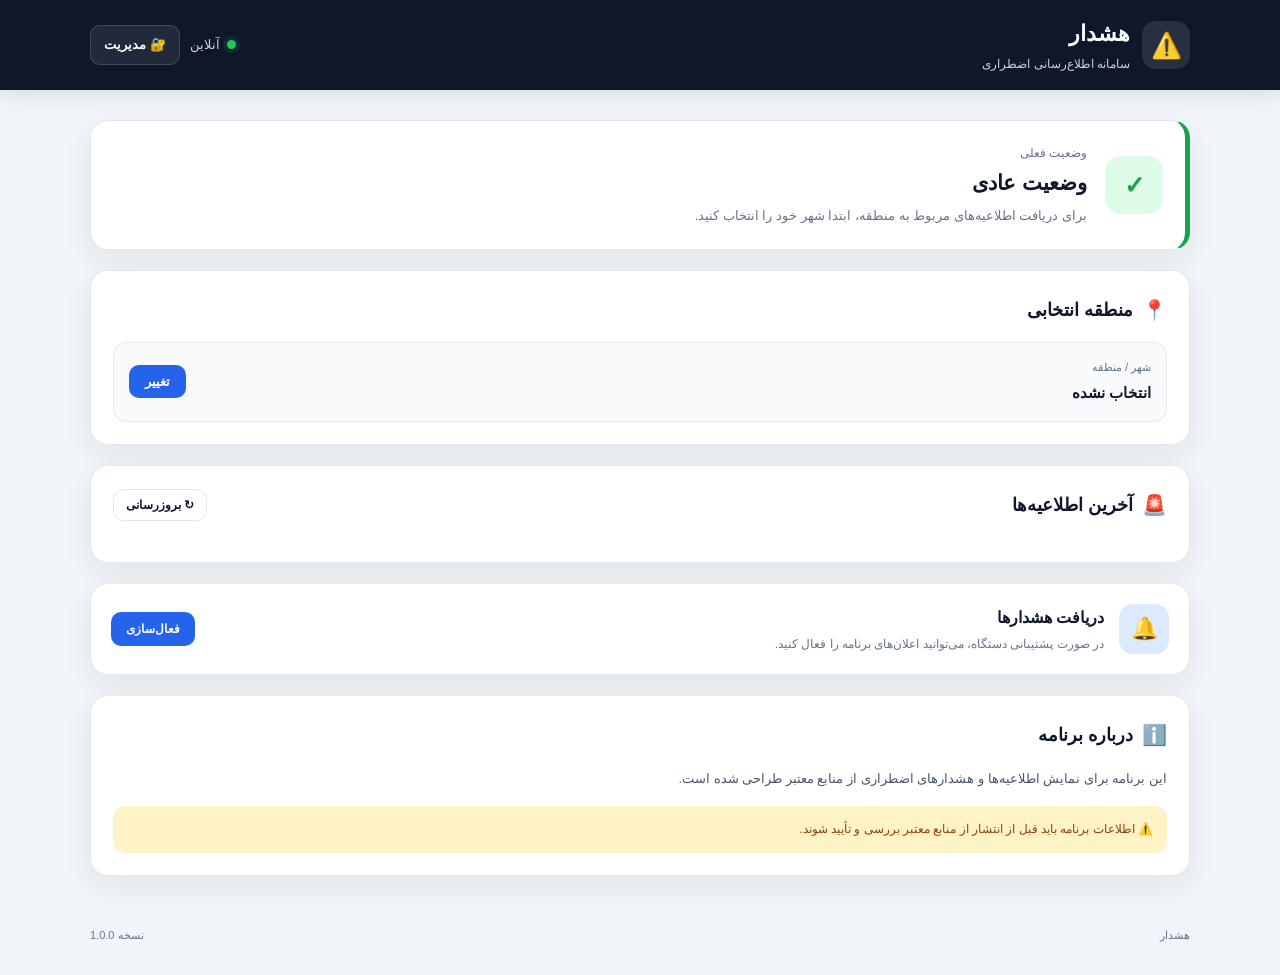
<file: index.html>
<!DOCTYPE html>
<html lang="fa" dir="rtl">

<head>
    <meta charset="UTF-8">

    <meta
        name="viewport"
        content="width=device-width, initial-scale=1.0"
    >

    <meta
        name="theme-color"
        content="#0f172a"
    >

    <meta
        name="description"
        content="سامانه اطلاع‌رسانی و هشدارهای اضطراری"
    >

    <title>هشدار | اطلاع‌رسانی اضطراری</title>

    <link
        rel="stylesheet"
        href="style.css"
    >
</head>

<body>

<header class="header">

    <div class="brand">

        <div class="brand-icon">
            ⚠️
        </div>

        <div>
            <h1>هشدار</h1>

            <span>
                سامانه اطلاع‌رسانی اضطراری
            </span>
        </div>

    </div>


    <div class="header-actions">

        <div class="connection">
            <span class="connection-dot"></span>
            <span id="connectionText">آنلاین</span>
        </div>

        <a
            href="admin-login.html"
            class="admin-link"
        >
            🔐 مدیریت
        </a>

    </div>

</header>


<main class="container">


    <!-- وضعیت فعلی -->

    <section
        id="statusCard"
        class="status-card normal"
    >

        <div
            id="statusIcon"
            class="status-icon"
        >
            ✓
        </div>

        <div class="status-content">

            <span class="status-label">
                وضعیت فعلی
            </span>

            <h2 id="statusTitle">
                وضعیت عادی
            </h2>

            <p id="statusDescription">
                برای دریافت اطلاعیه‌های مربوط به منطقه،
                ابتدا شهر خود را انتخاب کنید.
            </p>

        </div>

    </section>



    <!-- منطقه -->

    <section class="location-card">

        <div class="section-title">

            <span>📍</span>

            <h2>
                منطقه انتخابی
            </h2>

        </div>


        <div class="location-box">

            <div>

                <span class="small-label">
                    شهر / منطقه
                </span>

                <strong id="selectedCity">
                    انتخاب نشده
                </strong>

            </div>


            <button
                id="changeCityBtn"
                type="button"
            >
                تغییر
            </button>

        </div>

    </section>



    <!-- اطلاعیه‌ها -->

    <section class="alerts-section">

        <div class="section-header">

            <div class="section-title">

                <span>🚨</span>

                <h2>
                    آخرین اطلاعیه‌ها
                </h2>

            </div>


            <button
                id="refreshBtn"
                class="refresh-btn"
                type="button"
            >
                ↻ بروزرسانی
            </button>

        </div>


        <div
            id="alertsList"
            class="alerts-list"
        ></div>

    </section>



    <!-- اعلان -->

    <section class="notification-card">

        <div class="notification-icon">
            🔔
        </div>


        <div class="notification-content">

            <h2>
                دریافت هشدارها
            </h2>

            <p>
                در صورت پشتیبانی دستگاه،
                می‌توانید اعلان‌های برنامه را فعال کنید.
            </p>

        </div>


        <button
            id="notificationBtn"
            type="button"
        >
            فعال‌سازی
        </button>

    </section>



    <!-- درباره -->

    <section class="info-card">

        <div class="section-title">

            <span>ℹ️</span>

            <h2>
                درباره برنامه
            </h2>

        </div>


        <p>
            این برنامه برای نمایش اطلاعیه‌ها و
            هشدارهای اضطراری از منابع معتبر طراحی شده است.
        </p>


        <div class="warning-box">

            ⚠️ اطلاعات برنامه باید قبل از انتشار
            از منابع معتبر بررسی و تأیید شوند.

        </div>

    </section>

</main>



<footer class="footer">

    <div>
        هشدار
    </div>

    <span>
        نسخه 1.0.0
    </span>

</footer>



<!-- انتخاب شهر -->

<div
    id="cityModal"
    class="modal hidden"
>

    <div class="modal-box">

        <button
            id="closeModal"
            class="close-modal"
            type="button"
            aria-label="بستن"
        >
            ×
        </button>


        <h2>
            انتخاب شهر
        </h2>


        <p>
            شهر یا منطقه موردنظر را انتخاب کنید.
        </p>


        <div class="city-list">

            <button
                class="city-btn"
                data-city="تهران"
                type="button"
            >
                تهران
            </button>


            <button
                class="city-btn"
                data-city="اصفهان"
                type="button"
            >
                اصفهان
            </button>


            <button
                class="city-btn"
                data-city="شیراز"
                type="button"
            >
                شیراز
            </button>


            <button
                class="city-btn"
                data-city="تبریز"
                type="button"
            >
                تبریز
            </button>


            <button
                class="city-btn"
                data-city="مشهد"
                type="button"
            >
                مشهد
            </button>


            <button
                class="city-btn"
                data-city="سایر"
                type="button"
            >
                سایر
            </button>

        </div>

    </div>

</div>



<!-- پیام -->

<div
    id="toast"
    class="toast"
    role="status"
    aria-live="polite"
>
    عملیات انجام شد
</div>



<script src="alerts.js"></script>
<script src="app.js"></script>

</body>
</html>
</file>
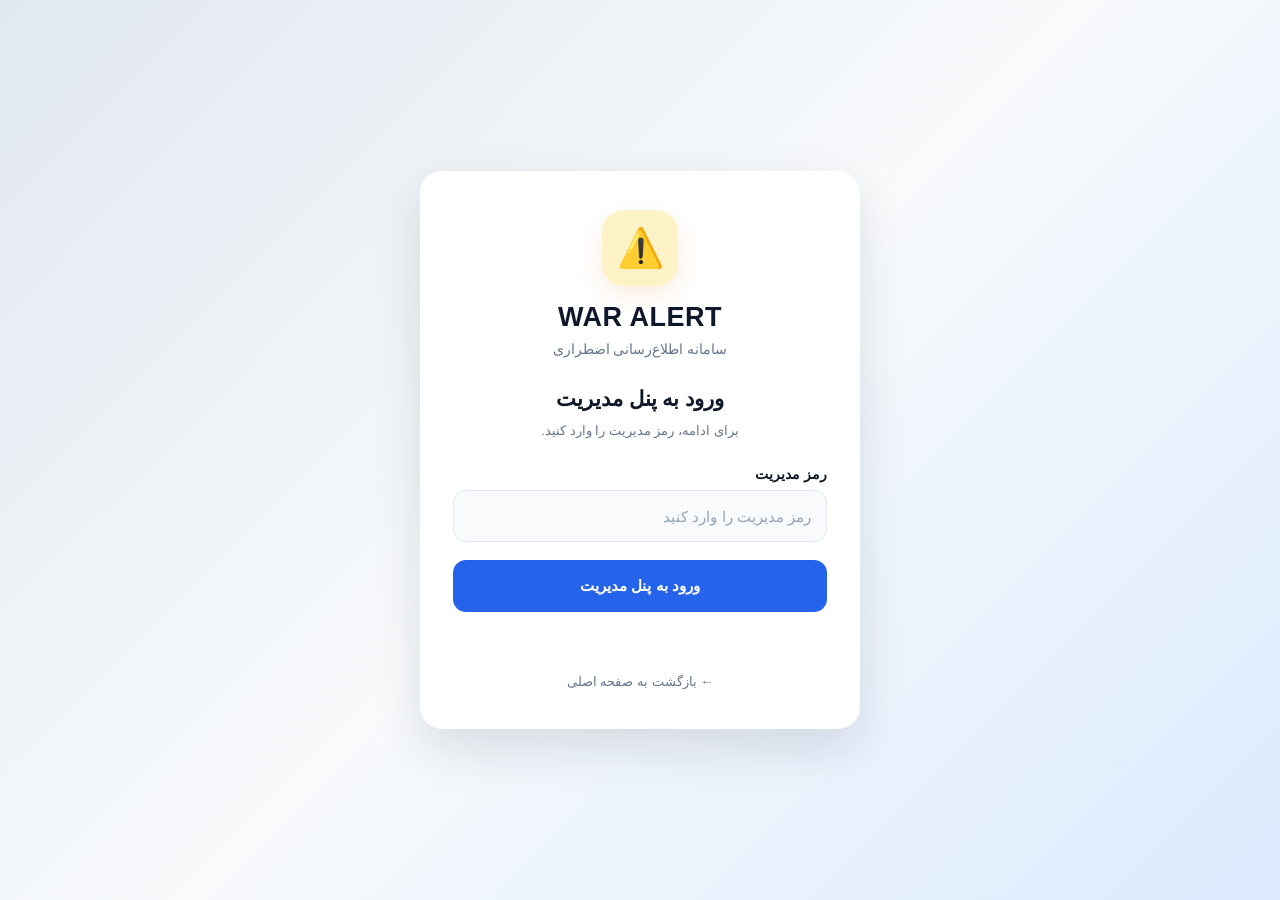
<file: admin-login.html>
<!DOCTYPE html>
<html lang="fa" dir="rtl">

<head>
    <meta charset="UTF-8">

    <meta
        name="viewport"
        content="width=device-width, initial-scale=1.0"
    >

    <meta
        name="theme-color"
        content="#0f172a"
    >

    <meta
        name="description"
        content="ورود به پنل مدیریت WAR ALERT"
    >

    <title>ورود مدیریت | WAR ALERT</title>

    <link
        rel="stylesheet"
        href="admin-login.css"
    >
</head>

<body>

<main class="login-page">

    <section class="login-card">

        <div class="brand">

            <div class="brand-icon">
                ⚠️
            </div>

            <h1>
                WAR ALERT
            </h1>

            <p>
                سامانه اطلاع‌رسانی اضطراری
            </p>

        </div>


        <div class="login-title">

            <h2>
                ورود به پنل مدیریت
            </h2>

            <span>
                برای ادامه، رمز مدیریت را وارد کنید.
            </span>

        </div>


        <form id="loginForm">

            <div class="form-group">

                <label for="token">
                    رمز مدیریت
                </label>

                <input
                    id="token"
                    name="token"
                    type="password"
                    autocomplete="current-password"
                    placeholder="رمز مدیریت را وارد کنید"
                    maxlength="200"
                    required
                >

            </div>


            <button
                id="loginBtn"
                class="login-btn"
                type="submit"
            >
                ورود به پنل مدیریت
            </button>

        </form>


        <div
            id="message"
            class="message"
            role="alert"
            aria-live="polite"
        ></div>


        <a
            href="index.html"
            class="back-link"
        >
            ← بازگشت به صفحه اصلی
        </a>

    </section>

</main>


<script src="admin-login.js"></script>

</body>
</html>
</file>
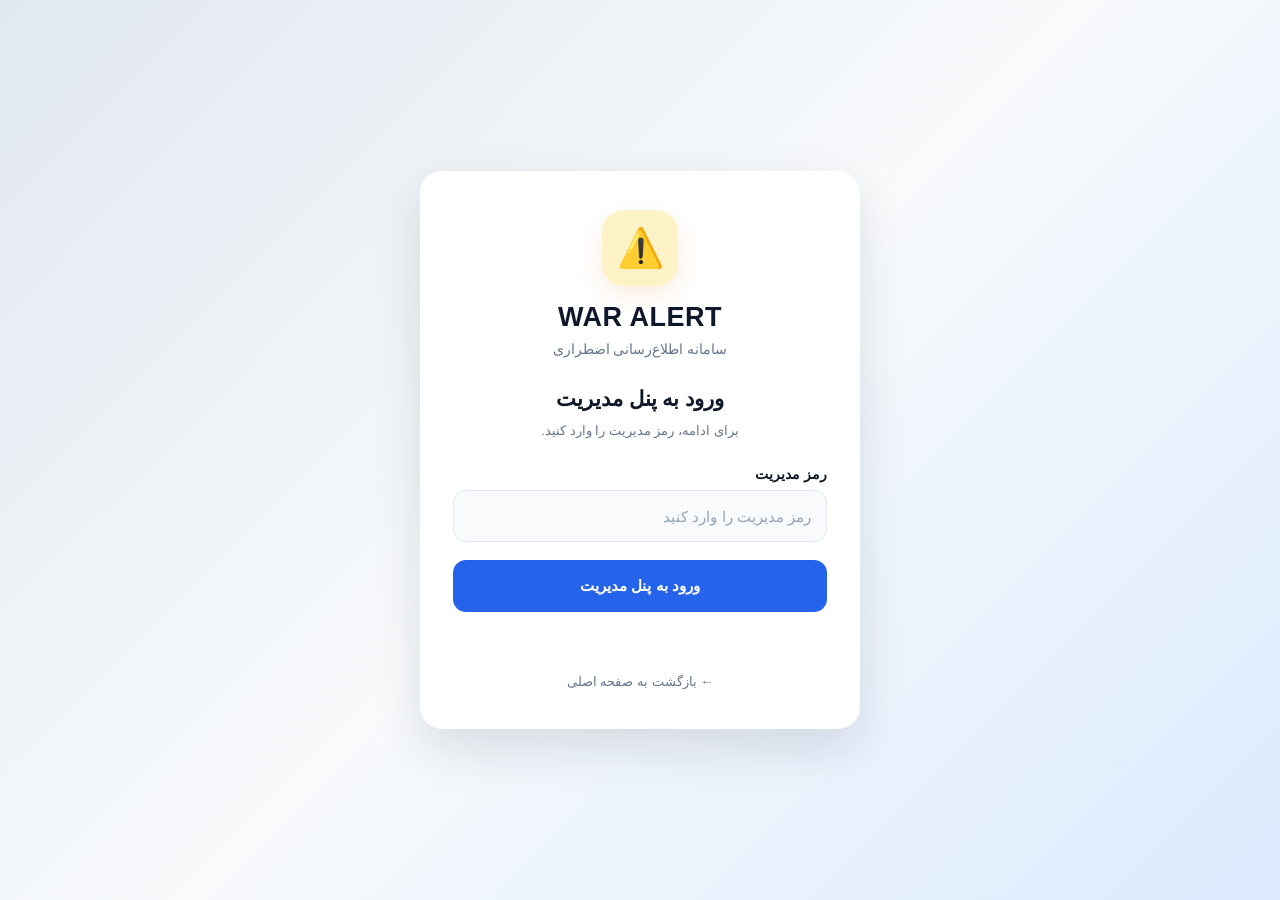
<file: admin.html>
<!DOCTYPE html>
<html lang="fa" dir="rtl">
<head>
    <meta charset="UTF-8">
    <meta name="viewport" content="width=device-width, initial-scale=1.0">

    <meta name="theme-color" content="#0f172a">

    <title>WAR-ALERT | پنل مدیریت</title>

    <link rel="stylesheet" href="admin.css">
</head>

<body>

<div class="page">

    <header class="topbar">
        <div>
            <h1>پنل مدیریت WAR-ALERT</h1>
            <p>مدیریت اطلاعیه‌های سامانه</p>
        </div>

        <button id="logoutBtn" class="logout-btn">
            خروج
        </button>
    </header>

    <main>

        <section class="status-box">
            <div>
                <span class="status-dot"></span>
                <span id="serverStatus">در حال بررسی سرور...</span>
            </div>

            <button id="refreshBtn" class="refresh-btn">
                بروزرسانی
            </button>
        </section>

        <section class="stats">

            <div class="stat-card">
                <span>کل اطلاعیه‌ها</span>
                <strong id="totalAlerts">0</strong>
            </div>

            <div class="stat-card">
                <span>اطلاعیه عادی</span>
                <strong id="normalAlerts">0</strong>
            </div>

            <div class="stat-card">
                <span>هشدار</span>
                <strong id="warningAlerts">0</strong>
            </div>

            <div class="stat-card">
                <span>اضطراری</span>
                <strong id="dangerAlerts">0</strong>
            </div>

        </section>

        <section class="panel">

            <div class="panel-title">
                <h2 id="formTitle">ثبت اطلاعیه جدید</h2>
            </div>

            <form id="alertForm">

                <input type="hidden" id="alertId">

                <div class="form-grid">

                    <div class="field">
                        <label for="city">شهر</label>

                        <input
                            id="city"
                            type="text"
                            placeholder="مثلاً اصفهان"
                            maxlength="100"
                            required
                        >
                    </div>

                    <div class="field">
                        <label>نوع اطلاعیه</label>

                        <div id="detectedType" class="detected-type info">
                            <span id="detectedTypeIcon">ℹ️</span>

                            <div>
                                <strong id="detectedTypeLabel">
                                    عادی
                                </strong>

                                <small id="detectedTypeReason">
                                    نوع اطلاعیه به صورت خودکار تشخیص داده می‌شود.
                                </small>
                            </div>
                        </div>
                    </div>

                </div>

                <div class="field">
                    <label for="title">عنوان</label>

                    <input
                        id="title"
                        type="text"
                        maxlength="200"
                        placeholder="عنوان اطلاعیه"
                        required
                    >
                </div>

                <div class="field">
                    <label for="description">متن اطلاعیه</label>

                    <textarea
                        id="description"
                        rows="6"
                        maxlength="5000"
                        placeholder="متن اطلاعیه را وارد کنید..."
                        required
                    ></textarea>
                </div>

                <div class="form-grid">

                    <div class="field">
                        <label for="source">منبع</label>

                        <input
                            id="source"
                            type="text"
                            maxlength="200"
                            placeholder="مثلاً سامانه رسمی"
                        >
                    </div>

                    <div class="field">
                        <label for="verified">وضعیت تأیید</label>

                        <select id="verified">
                            <option value="false">تأیید نشده</option>
                            <option value="true">تأیید شده</option>
                        </select>
                    </div>

                </div>

                <div class="form-actions">

                    <button
                        type="submit"
                        id="saveBtn"
                        class="primary-btn"
                    >
                        ثبت اطلاعیه
                    </button>

                    <button
                        type="button"
                        id="cancelEditBtn"
                        class="secondary-btn hidden"
                    >
                        لغو ویرایش
                    </button>

                </div>

                <div id="formMessage" class="message"></div>

            </form>

        </section>

        <section class="panel">

            <div class="panel-title list-header">
                <h2>اطلاعیه‌ها</h2>

                <input
                    id="searchInput"
                    class="search-input"
                    type="search"
                    placeholder="جستجوی اطلاعیه..."
                >
            </div>

            <div id="alertsList" class="alerts-list">

                <div class="loading">
                    در حال دریافت اطلاعیه‌ها...
                </div>

            </div>

        </section>

    </main>

    <footer>
        WAR-ALERT © 2026
    </footer>

</div>

<script src="admin.js"></script>

</body>
</html>
</file>
<file: style.css>
* {
    box-sizing: border-box;
}

:root {
    --bg: #f1f5f9;
    --card: #ffffff;

    --text: #0f172a;
    --muted: #64748b;

    --border: #e2e8f0;

    --primary: #2563eb;
    --primary-dark: #1d4ed8;

    --green: #16a34a;
    --green-light: #dcfce7;

    --red: #dc2626;
    --red-light: #fee2e2;

    --yellow: #d97706;
    --yellow-light: #fef3c7;

    --shadow:
        0 10px 30px rgba(15, 23, 42, 0.07);

    --radius: 18px;
}

html {
    scroll-behavior: smooth;
}

body {
    margin: 0;

    min-height: 100vh;

    background: var(--bg);

    color: var(--text);

    font-family:
        Tahoma,
        Arial,
        sans-serif;

    line-height: 1.7;
}


/* =================================
   HEADER
================================= */

.header {
    min-height: 82px;

    display: flex;

    align-items: center;

    justify-content: space-between;

    gap: 20px;

    padding:
        15px
        max(20px, calc((100% - 1100px) / 2));

    background: #0f172a;

    color: #ffffff;

    box-shadow:
        0 4px 18px rgba(15, 23, 42, 0.12);
}

.brand {
    display: flex;

    align-items: center;

    gap: 12px;

    min-width: 0;
}

.brand-icon {
    width: 48px;
    height: 48px;

    flex: 0 0 48px;

    display: flex;

    align-items: center;
    justify-content: center;

    border-radius: 14px;

    background: rgba(255, 255, 255, 0.1);

    font-size: 25px;
}

.brand h1 {
    margin: 0;

    font-size: 22px;

    font-weight: 900;
}

.brand span {
    display: block;

    margin-top: 2px;

    color: #cbd5e1;

    font-size: 12px;
}


/* =================================
   HEADER ACTIONS
================================= */

.header-actions {
    display: flex;

    align-items: center;

    gap: 10px;

    flex-shrink: 0;
}

.connection {
    display: flex;

    align-items: center;

    gap: 7px;

    color: #cbd5e1;

    font-size: 13px;

    white-space: nowrap;
}

.connection-dot {
    width: 9px;
    height: 9px;

    border-radius: 50%;

    background: #22c55e;

    box-shadow:
        0 0 0 4px rgba(34, 197, 94, 0.12);
}


/* =================================
   ADMIN LINK
================================= */

.admin-link {
    display: inline-flex;

    align-items: center;
    justify-content: center;

    min-height: 40px;

    padding:
        8px 13px;

    border:
        1px solid rgba(255, 255, 255, 0.15);

    border-radius: 10px;

    background:
        rgba(255, 255, 255, 0.08);

    color: #ffffff;

    text-decoration: none;

    font-size: 13px;

    font-weight: 700;

    white-space: nowrap;

    transition:
        background 0.2s,
        transform 0.15s;
}

.admin-link:hover {
    background:
        rgba(255, 255, 255, 0.16);

    transform:
        translateY(-1px);
}

.admin-link:active {
    transform:
        scale(0.97);
}


/* =================================
   CONTAINER
================================= */

.container {
    width: min(
        100% - 32px,
        1100px
    );

    margin:
        30px auto 50px;
}


/* =================================
   COMMON CARD
================================= */

.status-card,
.location-card,
.alerts-section,
.notification-card,
.info-card {
    background: var(--card);

    border:
        1px solid var(--border);

    border-radius: var(--radius);

    box-shadow: var(--shadow);
}


/* =================================
   STATUS CARD
================================= */

.status-card {
    display: flex;

    align-items: center;

    gap: 18px;

    padding: 22px;

    margin-bottom: 20px;

    border-right:
        5px solid var(--green);
}

.status-icon {
    width: 58px;
    height: 58px;

    flex: 0 0 58px;

    display: flex;

    align-items: center;
    justify-content: center;

    border-radius: 16px;

    background: var(--green-light);

    color: var(--green);

    font-size: 25px;

    font-weight: 900;
}

.status-content {
    min-width: 0;
}

.status-label {
    display: block;

    color: var(--muted);

    font-size: 12px;

    margin-bottom: 2px;
}

.status-content h2 {
    margin: 0;

    font-size: 21px;
}

.status-content p {
    margin:
        4px 0 0;

    color: var(--muted);

    font-size: 13px;
}


/* وضعیت هشدار */

.status-card.warning {
    border-right:
        5px solid var(--yellow);
}

.status-card.warning .status-icon {
    background: var(--yellow-light);

    color: var(--yellow);
}


/* وضعیت فوری */

.status-card.danger {
    border-right:
        5px solid var(--red);
}

.status-card.danger .status-icon {
    background: var(--red-light);

    color: var(--red);
}


/* =================================
   SECTION TITLE
================================= */

.section-title {
    display: flex;

    align-items: center;

    gap: 9px;
}

.section-title > span {
    font-size: 20px;
}

.section-title h2 {
    margin: 0;

    font-size: 18px;
}


/* =================================
   LOCATION
================================= */

.location-card {
    padding: 22px;

    margin-bottom: 20px;
}

.location-box {
    margin-top: 15px;

    display: flex;

    align-items: center;

    justify-content: space-between;

    gap: 15px;

    padding: 15px;

    border:
        1px solid var(--border);

    border-radius: 13px;

    background: #f8fafc;
}

.small-label {
    display: block;

    color: var(--muted);

    font-size: 11px;

    margin-bottom: 2px;
}

.location-box strong {
    font-size: 15px;
}

.location-box button {
    border: 0;

    border-radius: 10px;

    padding:
        9px 16px;

    background: var(--primary);

    color: #ffffff;

    font-family: inherit;

    font-size: 13px;

    font-weight: 700;

    cursor: pointer;

    transition:
        background 0.2s,
        transform 0.15s;
}

.location-box button:hover {
    background: var(--primary-dark);
}

.location-box button:active {
    transform: scale(0.96);
}


/* =================================
   ALERTS
================================= */

.alerts-section {
    padding: 22px;

    margin-bottom: 20px;
}

.section-header {
    display: flex;

    align-items: center;

    justify-content: space-between;

    gap: 15px;

    margin-bottom: 18px;
}

.refresh-btn {
    border:
        1px solid var(--border);

    border-radius: 10px;

    padding:
        8px 12px;

    background: #ffffff;

    color: var(--text);

    font-family: inherit;

    font-size: 12px;

    font-weight: 700;

    cursor: pointer;

    transition:
        background 0.2s,
        transform 0.15s;
}

.refresh-btn:hover {
    background: #f8fafc;
}

.refresh-btn:active {
    transform: scale(0.96);
}

.alerts-list {
    display: grid;

    gap: 12px;
}


/* =================================
   ALERT CARD
================================= */

.alert-card {
    padding: 17px;

    border:
        1px solid var(--border);

    border-radius: 14px;

    background: #ffffff;

    transition:
        box-shadow 0.2s,
        transform 0.2s;
}

.alert-card:hover {
    box-shadow:
        0 8px 22px rgba(15, 23, 42, 0.06);

    transform:
        translateY(-1px);
}

.alert-top {
    display: flex;

    align-items: center;

    justify-content: space-between;

    gap: 10px;

    margin-bottom: 8px;
}

.alert-title {
    margin: 0;

    font-size: 16px;

    font-weight: 800;
}

.alert-badge {
    display: inline-flex;

    align-items: center;

    justify-content: center;

    padding:
        4px 9px;

    border-radius: 999px;

    background: #dbeafe;

    color: #1d4ed8;

    font-size: 11px;

    font-weight: 700;

    white-space: nowrap;
}

.alert-badge.normal-badge {
    background: #f1f5f9;

    color: #475569;
}

.alert-badge.warning-badge {
    background: var(--yellow-light);

    color: #92400e;
}

.alert-badge.danger-badge {
    background: var(--red-light);

    color: #991b1b;
}

.alert-description {
    margin: 0;

    color: #475569;

    font-size: 13px;

    line-height: 2;
}

.alert-meta {
    display: flex;

    flex-wrap: wrap;

    gap: 8px 15px;

    margin-top: 12px;

    padding-top: 10px;

    border-top:
        1px solid var(--border);

    color: var(--muted);

    font-size: 11px;
}

.alert-verified {
    color: var(--green);

    font-weight: 700;
}

.alert-card:has(.danger-badge) {
    border-right:
        4px solid var(--red);
}

.alert-card:has(.warning-badge) {
    border-right:
        4px solid var(--yellow);
}


/* =================================
   EMPTY / ERROR
================================= */

.empty-state {
    padding: 30px 15px;

    text-align: center;

    color: var(--muted);

    font-size: 13px;
}

.error-state {
    padding: 20px;

    border-radius: 13px;

    background: var(--red-light);

    color: #991b1b;

    text-align: center;

    font-size: 13px;
}


/* =================================
   NOTIFICATION
================================= */

.notification-card {
    display: flex;

    align-items: center;

    gap: 15px;

    padding: 20px;

    margin-bottom: 20px;
}

.notification-icon {
    width: 50px;
    height: 50px;

    flex: 0 0 50px;

    display: flex;

    align-items: center;
    justify-content: center;

    border-radius: 14px;

    background: #dbeafe;

    font-size: 22px;
}

.notification-content {
    flex: 1;
}

.notification-content h2 {
    margin: 0;

    font-size: 16px;
}

.notification-content p {
    margin:
        3px 0 0;

    color: var(--muted);

    font-size: 12px;
}

.notification-card > button {
    border: 0;

    border-radius: 10px;

    padding:
        10px 15px;

    background: var(--primary);

    color: #ffffff;

    font-family: inherit;

    font-size: 12px;

    font-weight: 700;

    cursor: pointer;

    white-space: nowrap;
}

.notification-card > button:hover {
    background: var(--primary-dark);
}


/* =================================
   INFO
================================= */

.info-card {
    padding: 22px;

    margin-bottom: 20px;
}

.info-card > p {
    margin:
        14px 0;

    color: #475569;

    font-size: 13px;

    line-height: 2;
}

.warning-box {
    padding: 12px 14px;

    border-radius: 12px;

    background: var(--yellow-light);

    color: #92400e;

    font-size: 12px;

    line-height: 1.9;
}


/* =================================
   FOOTER
================================= */

.footer {
    width: min(
        100% - 32px,
        1100px
    );

    margin:
        0 auto 30px;

    display: flex;

    align-items: center;

    justify-content: space-between;

    color: var(--muted);

    font-size: 11px;
}


/* =================================
   MODAL
================================= */

.modal {
    position: fixed;

    inset: 0;

    z-index: 1000;

    display: flex;

    align-items: center;
    justify-content: center;

    padding: 20px;

    background:
        rgba(15, 23, 42, 0.55);
}

.modal.hidden {
    display: none;
}

.modal-box {
    position: relative;

    width: 100%;

    max-width: 430px;

    padding: 28px;

    border-radius: 20px;

    background: #ffffff;

    box-shadow:
        0 25px 60px rgba(15, 23, 42, 0.2);
}

.modal-box h2 {
    margin:
        0 0 5px;

    font-size: 20px;
}

.modal-box > p {
    margin:
        0 0 18px;

    color: var(--muted);

    font-size: 12px;
}

.close-modal {
    position: absolute;

    top: 13px;
    left: 13px;

    width: 35px;
    height: 35px;

    border: 0;

    border-radius: 10px;

    background: #f1f5f9;

    color: var(--text);

    font-size: 22px;

    cursor: pointer;
}

.city-list {
    display: grid;

    grid-template-columns:
        repeat(2, 1fr);

    gap: 10px;
}

.city-btn {
    min-height: 48px;

    border:
        1px solid var(--border);

    border-radius: 12px;

    background: #f8fafc;

    color: var(--text);

    font-family: inherit;

    font-size: 13px;

    font-weight: 700;

    cursor: pointer;

    transition:
        background 0.2s,
        border-color 0.2s,
        transform 0.15s;
}

.city-btn:hover {
    border-color: var(--primary);

    background: #eff6ff;

    color: var(--primary);
}

.city-btn:active {
    transform: scale(0.97);
}


/* =================================
   TOAST
================================= */

.toast {
    position: fixed;

    right: 50%;

    bottom: 25px;

    z-index: 2000;

    transform:
        translate(50%, 100px);

    opacity: 0;

    padding:
        11px 17px;

    border-radius: 12px;

    background: #0f172a;

    color: #ffffff;

    font-size: 12px;

    pointer-events: none;

    transition:
        opacity 0.25s,
        transform 0.25s;
}

.toast.show {
    opacity: 1;

    transform:
        translate(50%, 0);
}


/* =================================
   FOCUS
================================= */

button:focus-visible,
a:focus-visible {
    outline:
        3px solid rgba(37, 99, 235, 0.3);

    outline-offset: 3px;
}


/* =================================
   TABLET
================================= */

@media (max-width: 800px) {

    .header {
        padding:
            14px 18px;
    }

    .container {
        width:
            min(100% - 24px, 700px);

        margin-top: 20px;
    }

}


/* =================================
   MOBILE
================================= */

@media (max-width: 600px) {

    .header {
        min-height: auto;

        align-items: flex-start;

        padding:
            13px 14px;
    }

    .brand-icon {
        width: 42px;
        height: 42px;

        flex-basis: 42px;

        font-size: 21px;
    }

    .brand h1 {
        font-size: 19px;
    }

    .brand span {
        font-size: 10px;
    }

    .header-actions {
        flex-direction: column;

        align-items: flex-end;

        gap: 7px;
    }

    .connection {
        font-size: 11px;
    }

    .admin-link {
        min-height: 34px;

        padding:
            6px 9px;

        font-size: 11px;
    }

    .container {
        width:
            calc(100% - 20px);

        margin:
            15px auto 35px;
    }

    .status-card {
        align-items: flex-start;

        padding: 17px;

        gap: 13px;

        border-right-width: 4px;
    }

    .status-icon {
        width: 48px;
        height: 48px;

        flex-basis: 48px;

        border-radius: 13px;

        font-size: 21px;
    }

    .status-content h2 {
        font-size: 17px;
    }

    .status-content p {
        font-size: 11px;
    }

    .location-card,
    .alerts-section,
    .info-card {
        padding: 17px;
    }

    .section-title h2 {
        font-size: 16px;
    }

    .section-header {
        align-items: flex-start;

        flex-direction: column;

        gap: 10px;
    }

    .refresh-btn {
        width: 100%;
    }

    .alert-top {
        align-items: flex-start;
    }

    .alert-title {
        font-size: 14px;
    }

    .alert-description {
        font-size: 12px;
    }

    .notification-card {
        align-items: flex-start;

        flex-wrap: wrap;

        padding: 17px;
    }

    .notification-card > button {
        width: 100%;
    }

    .footer {
        width:
            calc(100% - 20px);
    }

}


/* =================================
   VERY SMALL MOBILE
================================= */

@media (max-width: 380px) {

    .header {
        flex-direction: column;

        align-items: stretch;
    }

    .header-actions {
        flex-direction: row;

        align-items: center;

        justify-content: space-between;
    }

    .admin-link {
        flex: 1;

        max-width: 150px;
    }

    .city-list {
        grid-template-columns: 1fr;
    }

    .location-box {
        align-items: flex-start;

        flex-direction: column;
    }

    .location-box button {
        width: 100%;
    }

}
</file>
<file: admin-login.css>
* {
    box-sizing: border-box;
}

:root {
    --bg: #f1f5f9;
    --card: #ffffff;

    --text: #0f172a;
    --muted: #64748b;

    --border: #e2e8f0;

    --primary: #2563eb;
    --primary-dark: #1d4ed8;

    --green: #16a34a;
    --green-light: #dcfce7;

    --red: #dc2626;
    --red-light: #fee2e2;

    --shadow:
        0 20px 50px rgba(15, 23, 42, 0.12);

    --radius: 22px;
}

html {
    min-height: 100%;
}

body {
    margin: 0;

    min-height: 100vh;

    font-family:
        Tahoma,
        Arial,
        sans-serif;

    background:
        linear-gradient(
            135deg,
            #e2e8f0 0%,
            #f8fafc 50%,
            #dbeafe 100%
        );

    color: var(--text);
}


/* =========================
   PAGE
========================= */

.login-page {
    min-height: 100vh;

    display: flex;

    align-items: center;
    justify-content: center;

    padding: 24px;
}


/* =========================
   CARD
========================= */

.login-card {
    width: 100%;
    max-width: 440px;

    background: var(--card);

    border: 1px solid rgba(255, 255, 255, 0.8);

    border-radius: var(--radius);

    padding: 38px 32px;

    box-shadow: var(--shadow);

    text-align: center;
}


/* =========================
   BRAND
========================= */

.brand {
    margin-bottom: 30px;
}

.brand-icon {
    width: 76px;
    height: 76px;

    margin: 0 auto 16px;

    display: flex;

    align-items: center;
    justify-content: center;

    border-radius: 22px;

    background: #fef3c7;

    font-size: 38px;

    box-shadow:
        0 10px 25px rgba(217, 119, 6, 0.12);
}

.brand h1 {
    margin: 0;

    font-size: 27px;

    font-weight: 900;

    letter-spacing: 0.5px;
}

.brand p {
    margin: 8px 0 0;

    color: var(--muted);

    font-size: 14px;
}


/* =========================
   TITLE
========================= */

.login-title {
    margin-bottom: 24px;
}

.login-title h2 {
    margin: 0 0 8px;

    font-size: 21px;

    font-weight: 800;
}

.login-title span {
    color: var(--muted);

    font-size: 13px;

    line-height: 1.8;
}


/* =========================
   FORM
========================= */

.form-group {
    text-align: right;

    margin-bottom: 18px;
}

.form-group label {
    display: block;

    margin-bottom: 8px;

    font-size: 14px;

    font-weight: 700;
}

.form-group input {
    width: 100%;

    height: 52px;

    border: 1px solid var(--border);

    border-radius: 13px;

    padding:
        0 15px;

    background: #f8fafc;

    color: var(--text);

    font-family: inherit;

    font-size: 15px;

    outline: none;

    direction: rtl;

    transition:
        border-color 0.2s,
        box-shadow 0.2s,
        background 0.2s;
}

.form-group input::placeholder {
    color: #94a3b8;
}

.form-group input:focus {
    background: #ffffff;

    border-color: var(--primary);

    box-shadow:
        0 0 0 4px rgba(37, 99, 235, 0.10);
}


/* =========================
   LOGIN BUTTON
========================= */

.login-btn {
    width: 100%;

    min-height: 52px;

    border: 0;

    border-radius: 13px;

    background: var(--primary);

    color: #ffffff;

    font-family: inherit;

    font-size: 15px;

    font-weight: 800;

    cursor: pointer;

    transition:
        background 0.2s,
        transform 0.15s,
        opacity 0.2s;
}

.login-btn:hover {
    background: var(--primary-dark);
}

.login-btn:active {
    transform: scale(0.98);
}

.login-btn:disabled {
    opacity: 0.65;

    cursor: not-allowed;

    transform: none;
}


/* =========================
   MESSAGE
========================= */

.message {
    min-height: 24px;

    margin-top: 16px;

    border-radius: 10px;

    padding: 0;

    font-size: 13px;

    line-height: 1.8;
}

.message.error {
    padding: 9px 12px;

    background: var(--red-light);

    color: #991b1b;
}

.message.success {
    padding: 9px 12px;

    background: var(--green-light);

    color: #166534;
}


/* =========================
   BACK
========================= */

.back-link {
    display: inline-block;

    margin-top: 22px;

    color: var(--muted);

    text-decoration: none;

    font-size: 13px;

    transition:
        color 0.2s;
}

.back-link:hover {
    color: var(--primary);
}


/* =========================
   MOBILE
========================= */

@media (max-width: 600px) {

    .login-page {
        padding: 16px;
    }

    .login-card {
        padding: 30px 22px;

        border-radius: 18px;
    }

    .brand-icon {
        width: 68px;
        height: 68px;

        font-size: 34px;
    }

    .brand h1 {
        font-size: 24px;
    }

    .login-title h2 {
        font-size: 19px;
    }

    .form-group input {
        height: 50px;
    }

    .login-btn {
        min-height: 50px;
    }
}


/* =========================
   SMALL PHONES
========================= */

@media (max-width: 360px) {

    .login-page {
        padding: 10px;
    }

    .login-card {
        padding: 25px 17px;
    }

    .brand {
        margin-bottom: 24px;
    }

    .brand-icon {
        width: 62px;
        height: 62px;

        font-size: 30px;
    }

    .brand h1 {
        font-size: 22px;
    }
}


/* =========================
   ACCESSIBILITY
========================= */

button:focus-visible,
input:focus-visible,
a:focus-visible {
    outline: 3px solid rgba(37, 99, 235, 0.3);

    outline-offset: 3px;
}
</file>
<file: admin.css>
/* =========================================================
   WAR-ALERT ADMIN PANEL
   ========================================================= */

* {
    box-sizing: border-box;
    margin: 0;
    padding: 0;
}

html {
    direction: rtl;
}

body {
    font-family:
        Tahoma,
        Arial,
        sans-serif;

    background:
        radial-gradient(
            circle at top,
            #1e293b 0%,
            #0f172a 45%,
            #020617 100%
        );

    color: #e5e7eb;
    min-height: 100vh;
}


/* =========================================================
   PAGE
   ========================================================= */

.page {
    width: 100%;
    max-width: 1250px;
    margin: 0 auto;
    padding: 20px;
}


/* =========================================================
   TOPBAR
   ========================================================= */

.topbar {
    display: flex;
    align-items: center;
    justify-content: space-between;
    gap: 20px;

    padding: 22px;
    margin-bottom: 20px;

    background: rgba(15, 23, 42, 0.92);

    border: 1px solid #334155;
    border-radius: 18px;

    box-shadow:
        0 15px 40px rgba(0, 0, 0, 0.25);
}

.topbar h1 {
    font-size: 25px;
    margin-bottom: 8px;
    color: #f8fafc;
}

.topbar p {
    color: #94a3b8;
    font-size: 14px;
}


/* =========================================================
   LOGOUT
   ========================================================= */

.logout-btn {
    border: 0;
    border-radius: 10px;

    padding: 11px 18px;

    background: #dc2626;
    color: white;

    font-family: inherit;
    font-size: 14px;

    cursor: pointer;

    transition: 0.2s ease;
}

.logout-btn:hover {
    background: #b91c1c;
}

.logout-btn:active {
    transform: scale(0.97);
}


/* =========================================================
   STATUS
   ========================================================= */

.status-box {
    display: flex;
    align-items: center;
    justify-content: space-between;
    gap: 15px;

    margin-bottom: 20px;
    padding: 15px 18px;

    background: rgba(15, 23, 42, 0.9);

    border: 1px solid #334155;
    border-radius: 14px;
}

.status-box > div {
    display: flex;
    align-items: center;
    gap: 10px;

    color: #cbd5e1;
    font-size: 14px;
}

.status-dot {
    width: 10px;
    height: 10px;

    border-radius: 50%;

    background: #22c55e;

    box-shadow:
        0 0 12px rgba(34, 197, 94, 0.8);
}

.refresh-btn {
    border: 1px solid #475569;
    border-radius: 9px;

    padding: 9px 15px;

    background: #1e293b;
    color: #e2e8f0;

    font-family: inherit;
    cursor: pointer;

    transition: 0.2s ease;
}

.refresh-btn:hover {
    background: #334155;
}

.refresh-btn:disabled {
    opacity: 0.6;
    cursor: wait;
}


/* =========================================================
   STATS
   ========================================================= */

.stats {
    display: grid;

    grid-template-columns:
        repeat(4, minmax(0, 1fr));

    gap: 15px;

    margin-bottom: 20px;
}

.stat-card {
    padding: 20px;

    background: rgba(15, 23, 42, 0.9);

    border: 1px solid #334155;
    border-radius: 15px;

    text-align: center;

    box-shadow:
        0 10px 30px rgba(0, 0, 0, 0.15);
}

.stat-card span {
    display: block;

    margin-bottom: 10px;

    color: #94a3b8;
    font-size: 13px;
}

.stat-card strong {
    display: block;

    font-size: 30px;
    color: #f8fafc;
}


/* =========================================================
   PANEL
   ========================================================= */

.panel {
    background: rgba(15, 23, 42, 0.94);

    border: 1px solid #334155;
    border-radius: 18px;

    padding: 22px;

    margin-bottom: 20px;

    box-shadow:
        0 15px 40px rgba(0, 0, 0, 0.2);
}

.panel-title {
    margin-bottom: 20px;
}

.panel-title h2 {
    font-size: 20px;
    color: #f8fafc;
}


/* =========================================================
   FORM
   ========================================================= */

.form-grid {
    display: grid;

    grid-template-columns:
        repeat(2, minmax(0, 1fr));

    gap: 16px;

    margin-bottom: 16px;
}

.field {
    margin-bottom: 16px;
}

.field label {
    display: block;

    margin-bottom: 8px;

    color: #cbd5e1;

    font-size: 14px;
    font-weight: bold;
}

.field input,
.field textarea,
.field select {
    width: 100%;

    border: 1px solid #475569;
    border-radius: 10px;

    padding: 12px 13px;

    background: #020617;
    color: #f8fafc;

    font-family: inherit;
    font-size: 14px;

    outline: none;

    transition:
        border-color 0.2s ease,
        box-shadow 0.2s ease;
}

.field input:focus,
.field textarea:focus,
.field select:focus {
    border-color: #64748b;

    box-shadow:
        0 0 0 3px rgba(100, 116, 139, 0.15);
}

.field textarea {
    min-height: 140px;

    resize: vertical;

    line-height: 1.8;
}

.field input::placeholder,
.field textarea::placeholder {
    color: #64748b;
}

.field select {
    cursor: pointer;
}


/* =========================================================
   AUTO DETECTED TYPE
   ========================================================= */

.detected-type {
    min-height: 58px;

    width: 100%;

    display: flex;
    align-items: center;

    gap: 12px;

    padding: 12px 14px;

    border-radius: 12px;

    border: 1px solid #475569;

    background: #020617;

    transition:
        background 0.25s ease,
        border-color 0.25s ease,
        box-shadow 0.25s ease,
        transform 0.2s ease;
}

.detected-type > span {
    width: 35px;
    min-width: 35px;

    height: 35px;

    display: flex;
    align-items: center;
    justify-content: center;

    border-radius: 50%;

    font-size: 20px;

    background: rgba(255, 255, 255, 0.05);
}

.detected-type div {
    min-width: 0;

    display: flex;
    flex-direction: column;

    gap: 3px;
}

.detected-type strong {
    font-size: 15px;

    color: #f8fafc;
}

.detected-type small {
    color: #94a3b8;

    font-size: 12px;

    line-height: 1.6;
}


/* =========================================================
   NORMAL
   ========================================================= */

.detected-type.normal {
    border-color: #475569;

    background:
        rgba(71, 85, 105, 0.12);
}

.detected-type.normal > span {
    background:
        rgba(148, 163, 184, 0.12);
}


/* =========================================================
   WARNING
   ========================================================= */

.detected-type.warning {
    border-color: #d97706;

    background:
        rgba(217, 119, 6, 0.10);

    box-shadow:
        0 0 20px rgba(217, 119, 6, 0.08);
}

.detected-type.warning > span {
    background:
        rgba(245, 158, 11, 0.15);
}


/* =========================================================
   DANGER
   ========================================================= */

.detected-type.danger {
    border-color: #dc2626;

    background:
        rgba(220, 38, 38, 0.12);

    box-shadow:
        0 0 22px rgba(220, 38, 38, 0.10);
}

.detected-type.danger > span {
    background:
        rgba(239, 68, 68, 0.16);
}


/* =========================================================
   FORM ACTIONS
   ========================================================= */

.form-actions {
    display: flex;

    align-items: center;

    gap: 10px;

    margin-top: 10px;
}

.primary-btn,
.secondary-btn {
    border: 0;

    border-radius: 10px;

    padding: 12px 20px;

    font-family: inherit;
    font-size: 14px;

    cursor: pointer;

    transition: 0.2s ease;
}

.primary-btn {
    background: #2563eb;
    color: white;
}

.primary-btn:hover {
    background: #1d4ed8;
}

.primary-btn:disabled {
    opacity: 0.6;
    cursor: wait;
}

.secondary-btn {
    background: #334155;
    color: #e2e8f0;
}

.secondary-btn:hover {
    background: #475569;
}

.hidden {
    display: none !important;
}


/* =========================================================
   MESSAGE
   ========================================================= */

.message {
    min-height: 24px;

    margin-top: 15px;

    font-size: 13px;

    line-height: 1.7;
}

.message.success {
    color: #4ade80;
}

.message.error {
    color: #f87171;
}


/* =========================================================
   LIST HEADER
   ========================================================= */

.list-header {
    display: flex;

    align-items: center;
    justify-content: space-between;

    gap: 15px;
}

.search-input {
    width: 300px;

    max-width: 100%;

    border: 1px solid #475569;
    border-radius: 10px;

    padding: 11px 13px;

    background: #020617;
    color: #f8fafc;

    font-family: inherit;

    outline: none;
}

.search-input:focus {
    border-color: #64748b;
}


/* =========================================================
   ALERTS LIST
   ========================================================= */

.alerts-list {
    display: grid;

    gap: 15px;
}

.loading {
    padding: 35px 15px;

    text-align: center;

    color: #94a3b8;

    line-height: 2;
}


/* =========================================================
   ALERT CARD
   ========================================================= */

.alert-card {
    padding: 18px;

    background: #020617;

    border: 1px solid #334155;

    border-radius: 14px;

    transition:
        transform 0.2s ease,
        border-color 0.2s ease,
        box-shadow 0.2s ease;
}

.alert-card:hover {
    transform: translateY(-2px);

    border-color: #475569;

    box-shadow:
        0 10px 25px rgba(0, 0, 0, 0.2);
}

.alert-card.warning {
    border-right: 4px solid #d97706;
}

.alert-card.danger {
    border-right: 4px solid #dc2626;
}

.alert-card.normal {
    border-right: 4px solid #64748b;
}


/* =========================================================
   ALERT HEADER
   ========================================================= */

.alert-card-header {
    display: flex;

    align-items: center;
    justify-content: space-between;

    gap: 10px;

    margin-bottom: 12px;
}

.alert-type {
    display: inline-flex;

    align-items: center;

    gap: 6px;

    padding: 6px 10px;

    border-radius: 8px;

    font-size: 12px;
    font-weight: bold;
}

.alert-type.normal {
    background: rgba(100, 116, 139, 0.15);
    color: #cbd5e1;
}

.alert-type.warning {
    background: rgba(217, 119, 6, 0.15);
    color: #fbbf24;
}

.alert-type.danger {
    background: rgba(220, 38, 38, 0.15);
    color: #f87171;
}


/* =========================================================
   VERIFIED
   ========================================================= */

.verified,
.unverified {
    font-size: 12px;
}

.verified {
    color: #4ade80;
}

.unverified {
    color: #94a3b8;
}


/* =========================================================
   ALERT CONTENT
   ========================================================= */

.alert-card h3 {
    color: #f8fafc;

    font-size: 17px;

    margin-bottom: 10px;

    line-height: 1.7;
}

.alert-card p {
    color: #cbd5e1;

    font-size: 14px;

    line-height: 2;

    white-space: pre-wrap;

    margin-bottom: 14px;
}


/* =========================================================
   META
   ========================================================= */

.alert-meta {
    display: flex;

    flex-wrap: wrap;

    gap: 8px 15px;

    padding-top: 12px;

    border-top: 1px solid #1e293b;

    color: #94a3b8;

    font-size: 12px;
}


/* =========================================================
   ALERT ACTIONS
   ========================================================= */

.alert-actions {
    display: flex;

    gap: 8px;

    margin-top: 15px;
}

.edit-btn,
.delete-btn {
    border: 0;

    border-radius: 8px;

    padding: 8px 13px;

    font-family: inherit;

    font-size: 12px;

    cursor: pointer;

    transition: 0.2s ease;
}

.edit-btn {
    background: #334155;
    color: #e2e8f0;
}

.edit-btn:hover {
    background: #475569;
}

.delete-btn {
    background: rgba(220, 38, 38, 0.15);
    color: #f87171;
}

.delete-btn:hover {
    background: rgba(220, 38, 38, 0.25);
}


/* =========================================================
   FOOTER
   ========================================================= */

footer {
    text-align: center;

    padding: 20px;

    color: #64748b;

    font-size: 12px;
}


/* =========================================================
   MOBILE
   ========================================================= */

@media (max-width: 800px) {

    .page {
        padding: 12px;
    }

    .topbar {
        align-items: flex-start;

        padding: 17px;

        border-radius: 14px;
    }

    .topbar h1 {
        font-size: 20px;
    }

    .topbar p {
        font-size: 12px;
    }

    .stats {
        grid-template-columns:
            repeat(2, minmax(0, 1fr));

        gap: 10px;
    }

    .stat-card {
        padding: 15px;
    }

    .stat-card strong {
        font-size: 25px;
    }

    .form-grid {
        grid-template-columns: 1fr;
        gap: 0;
    }

    .panel {
        padding: 16px;
        border-radius: 14px;
    }

    .list-header {
        align-items: stretch;
        flex-direction: column;
    }

    .search-input {
        width: 100%;
    }

    .status-box {
        align-items: stretch;
        flex-direction: column;
    }

    .refresh-btn {
        width: 100%;
    }
}


/* =========================================================
   SMALL MOBILE
   ========================================================= */

@media (max-width: 480px) {

    .topbar {
        flex-direction: column;
    }

    .logout-btn {
        width: 100%;
    }

    .stats {
        grid-template-columns: 1fr 1fr;
    }

    .stat-card span {
        font-size: 11px;
    }

    .stat-card strong {
        font-size: 22px;
    }

    .form-actions {
        flex-direction: column;
    }

    .primary-btn,
    .secondary-btn {
        width: 100%;
    }

    .alert-card-header {
        align-items: flex-start;
        flex-direction: column;
    }

    .alert-actions {
        width: 100%;
    }

    .edit-btn,
    .delete-btn {
        flex: 1;
    }

    .detected-type {
        min-height: 65px;
    }
}
</file>
